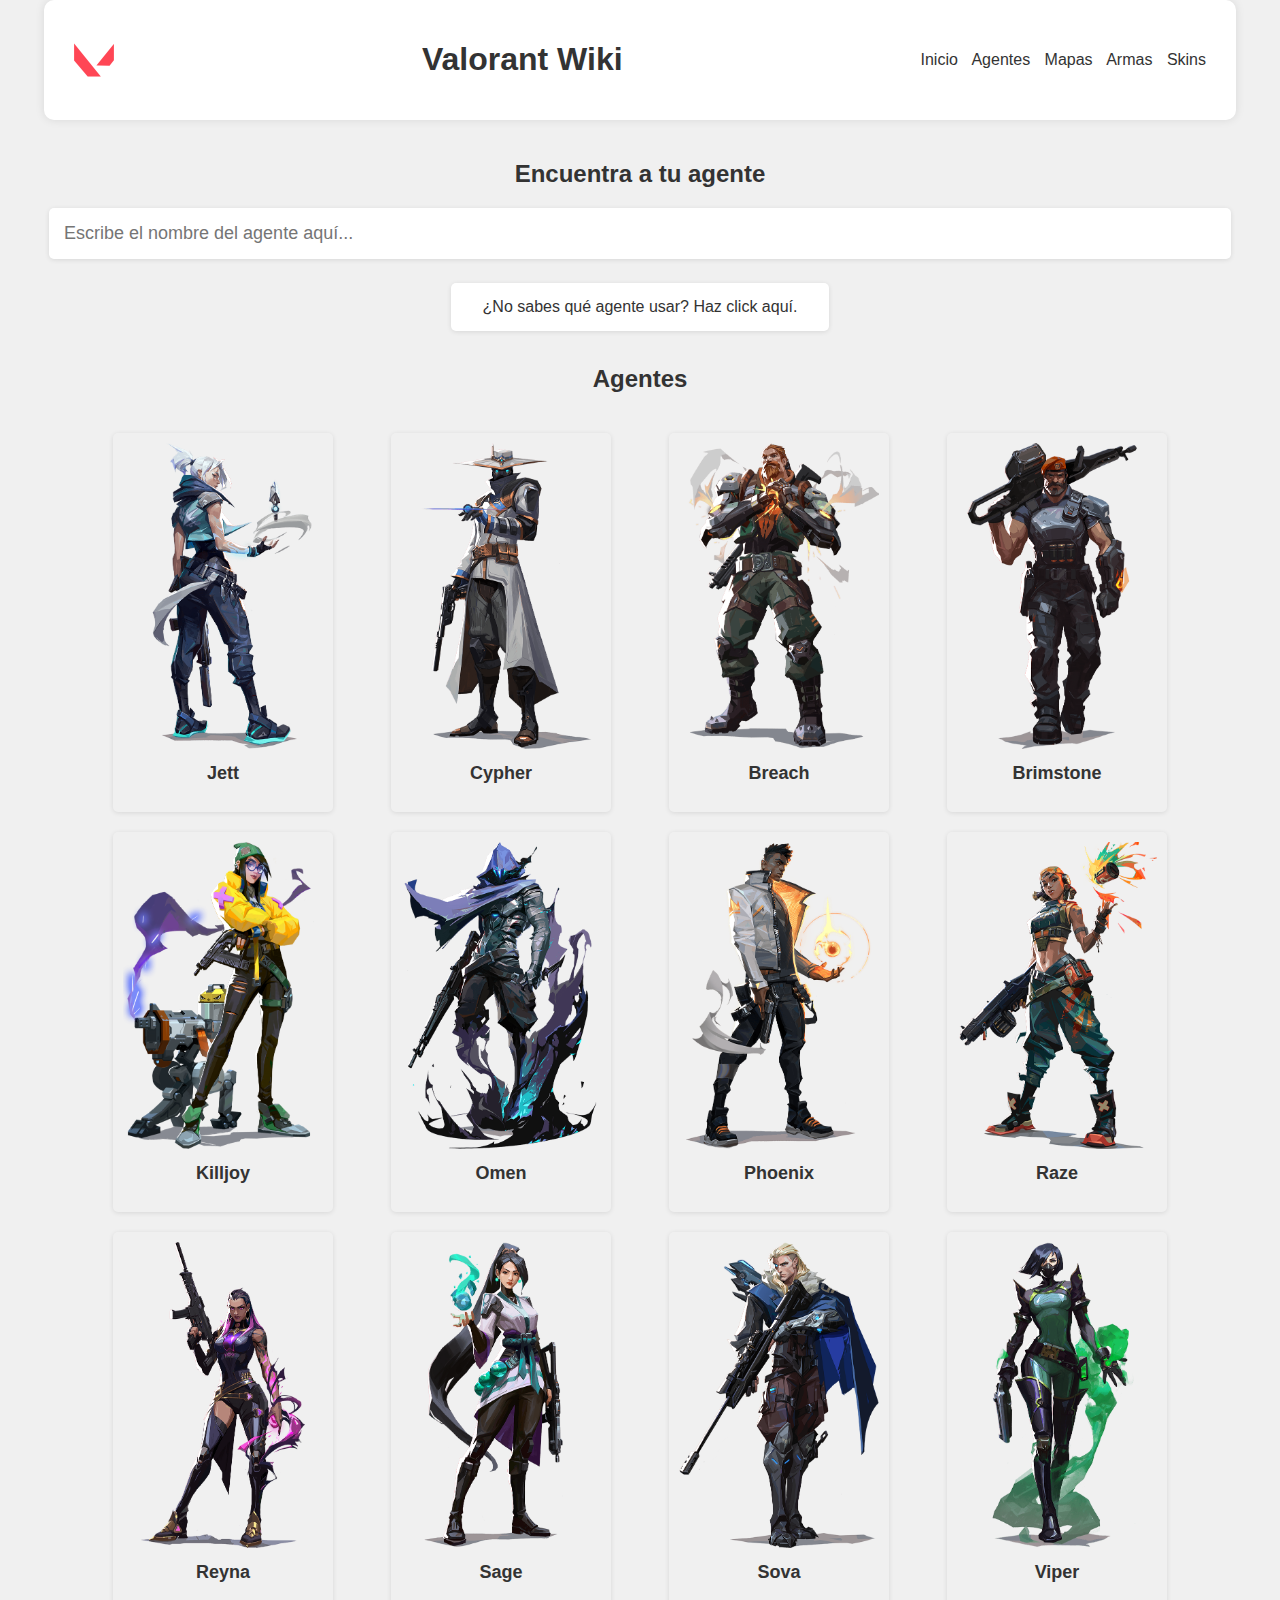
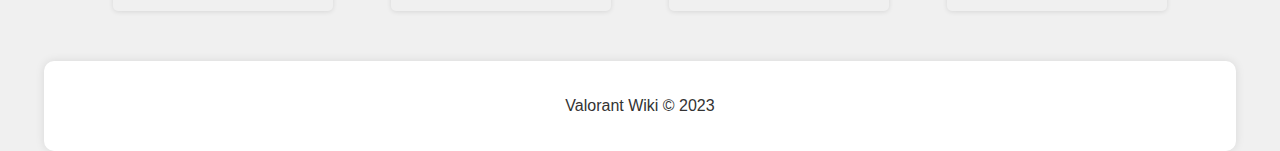
<file: agents.html>
<!DOCTYPE html>
<html lang="en">
<head>
    <meta charset="UTF-8">
    <meta name="viewport" content="width=device-width, initial-scale=1.0">
    <title>Valorant Wiki - Agentes</title>
    <link rel="icon" href="/images/valorant-logo.png" type="image/png">
    <link rel="stylesheet" href="css/styles.css">
</head>
<body>
    <header>
        <img src="/images/valorant-logo.png" alt="Logo Valorant" id="logo">
        <h1>Valorant Wiki</h1>
        <nav>
            <a href="index.html">Inicio</a>
            <a href="agents.html">Agentes</a>
            <a href="maps.html">Mapas</a>
            <a href="weapons.html">Armas</a>
            <a href="skins.html">Skins</a>
        </nav>
    </header>

    <main>
        <h2>Encuentra a tu agente</h2>
        <input type="text" id="search-input" placeholder="Escribe el nombre del agente aquí...">
        <button id="random-agent">¿No sabes qué agente usar? Haz click aquí.</button>
        <div id="random-agent-container"></div>
        <div id="agents-list">
            <h2>Agentes</h2>
            <div class="agents-container" id="agents-container"></div>
        </div>
    </main>

    <footer>
        <p>Valorant Wiki © 2023</p>
    </footer>

    <script src="/js/agents.js"></script>
</body>
</html>
</file>
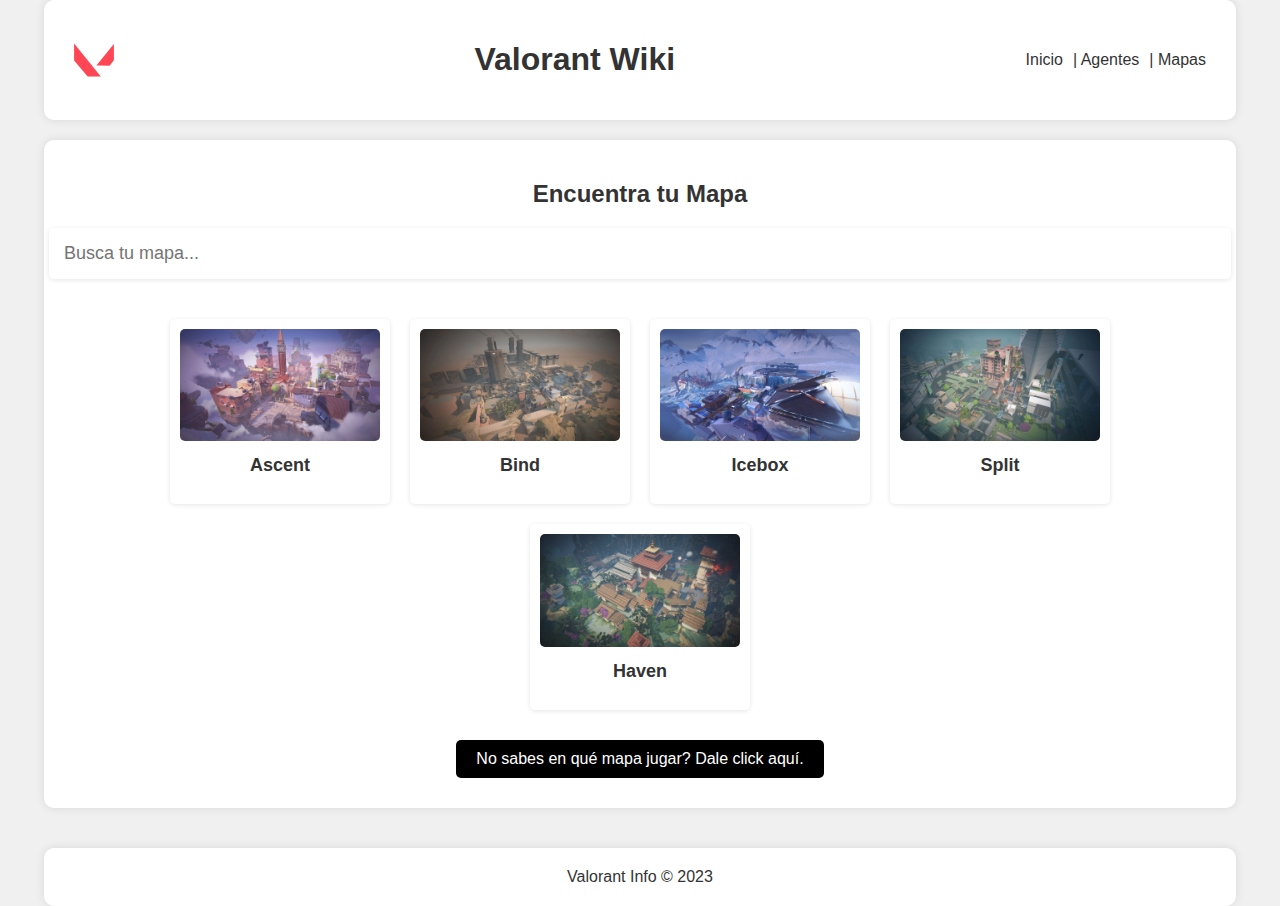
<file: maps.html>
<!DOCTYPE html>
<html lang="es">
<head>
    <meta charset="UTF-8">
    <meta name="viewport" content="width=device-width, initial-scale=1.0">
    <title>Mapas - Valorant Info</title>
    <link rel="stylesheet" href="./css/styles.css">
    <link rel="stylesheet" href="./css/maps.css">
</head>
<body>
    <header>
        <img id="logo" src="./images/valorant-logo.png" alt="Logo">
        <h1>Valorant Wiki</h1>
        <nav>
            <a href="index.html">Inicio</a>|
            <a href="agents.html">Agentes</a>|
            <a href="maps.html">Mapas</a>
        </nav>
    </header>
    <main>
        <section id="maps-section">
            <h2>Encuentra tu Mapa</h2>
            <input type="text" id="search-input" placeholder="Busca tu mapa...">
            <div id="maps-list"></div>
            <button id="random-map-button">No sabes en qué mapa jugar? Dale click aquí.</button>
            <div id="shuffling-maps"></div>
            <div id="selected-map"></div>

        </section>
    </main>
    <footer>
        Valorant Info &copy; 2023
    </footer>
    <script src="/js/maps.js"></script>
</body>
</html>
</file>
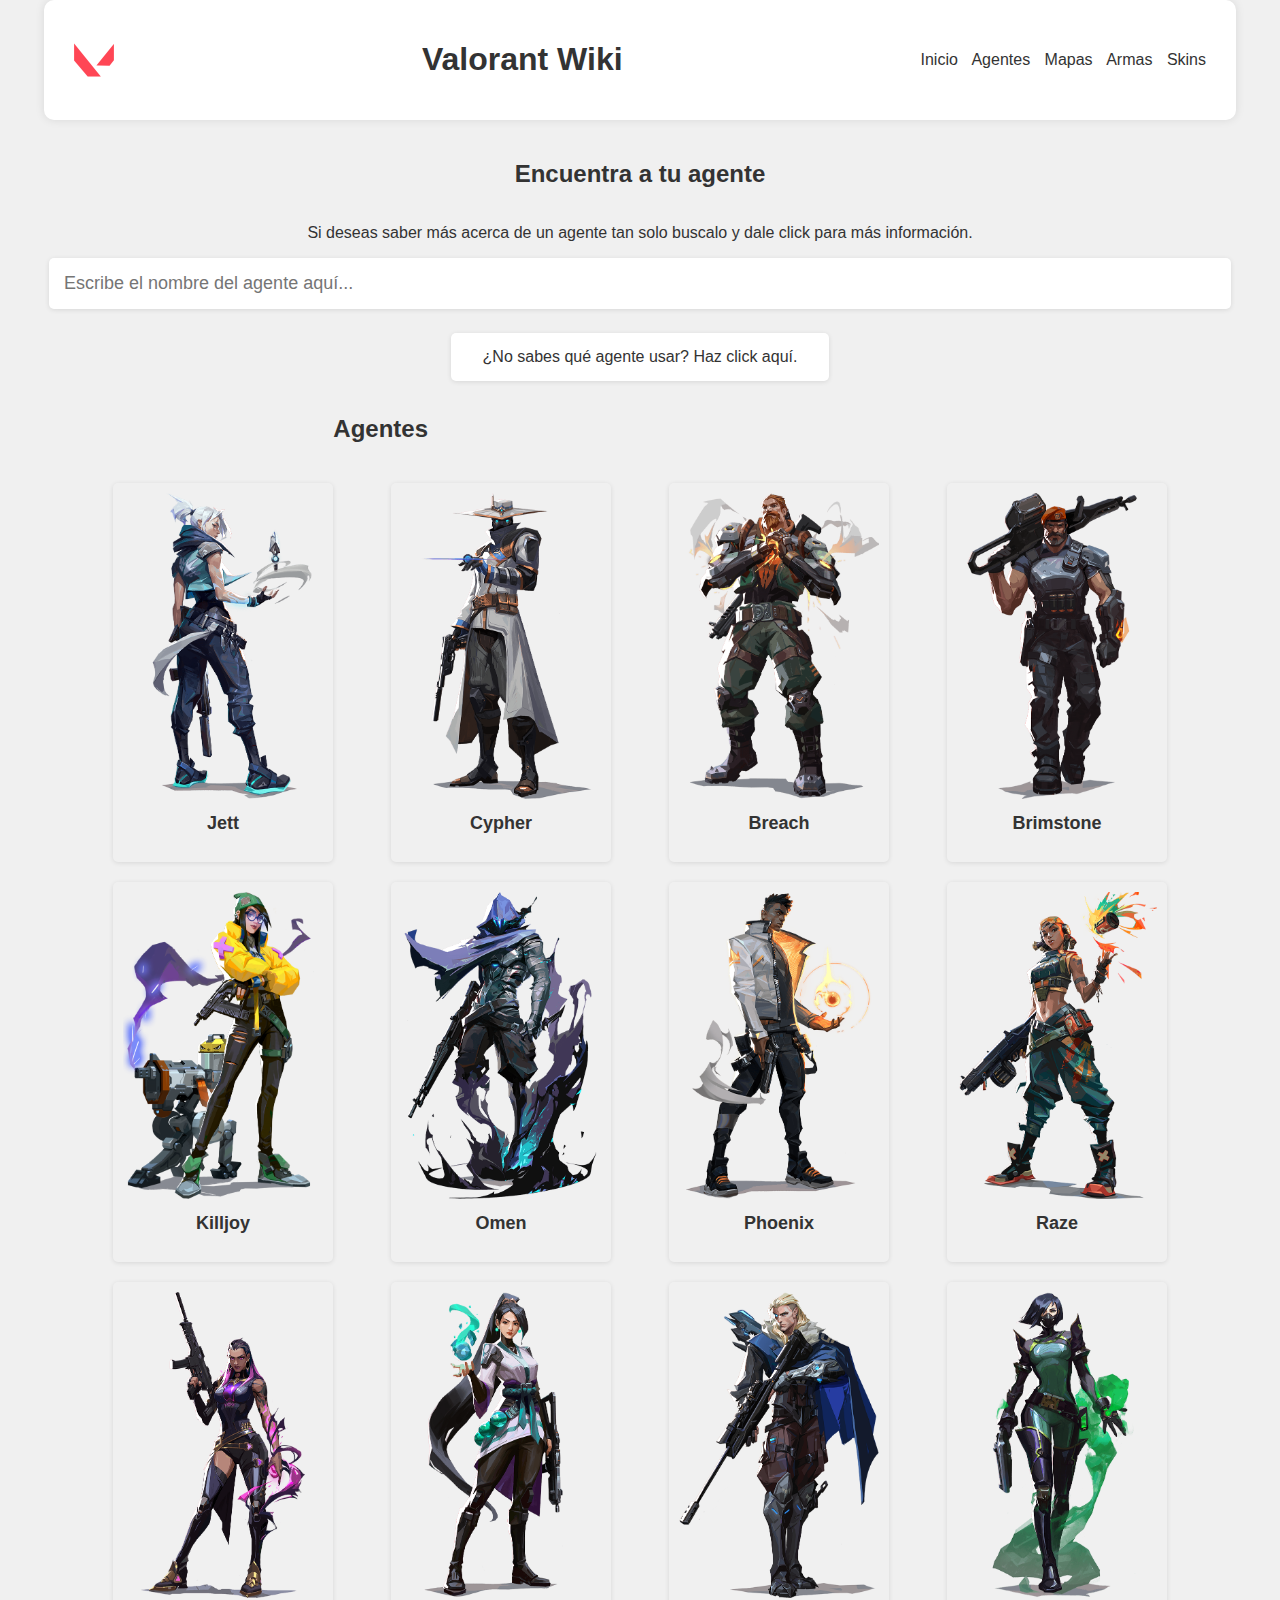
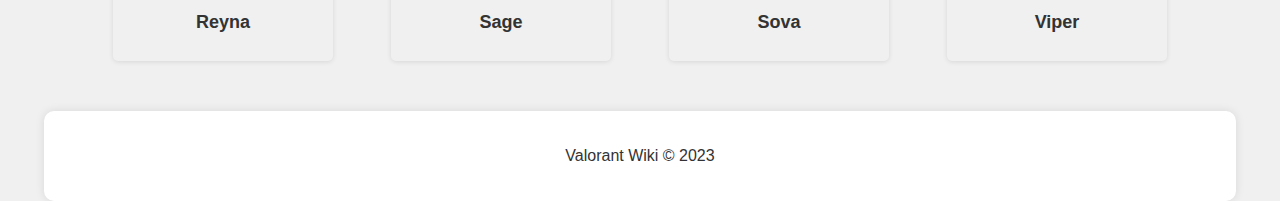
<file: html/agents.html>
<!DOCTYPE html>
<html lang="en">
<head>
    <meta charset="UTF-8">
    <meta name="viewport" content="width=device-width, initial-scale=1.0">
    <title>Valorant Wiki - Agentes</title>
    <link rel="icon" href="../images/valorant-logo.png" type="image/png">
    <link rel="stylesheet" href="../css/styles.css">
</head>
<body>
    <header>
        <img src="../images/valorant-logo.png" alt="Logo Valorant" id="logo">
        <h1>Valorant Wiki</h1>
        <nav>
            <a href="index.html">Inicio</a>
            <a href="agents.html">Agentes</a>
            <a href="maps.html">Mapas</a>
            <a href="weapons.html">Armas</a>
            <a href="skins.html">Skins</a>
        </nav>
    </header>

    <main>
        <h2>Encuentra a tu agente</h2>
        <p>Si deseas saber más acerca de un agente tan solo buscalo y dale click para más información.</p>
        <input type="text" id="search-input" placeholder="Escribe el nombre del agente aquí...">
        <button id="random-agent">¿No sabes qué agente usar? Haz click aquí.</button>
        <div id="random-agent-container"></div>
        <div id="agents-list">
            <h2>Agentes</h2>
            <p></p>
            <div class="agents-container" id="agents-container"></div>
        </div>
    </main>

    <footer>
        <p>Valorant Wiki © 2023</p>
    </footer>

    <script src="../js/agents.js"></script>
    
</body>
</html>
</file>
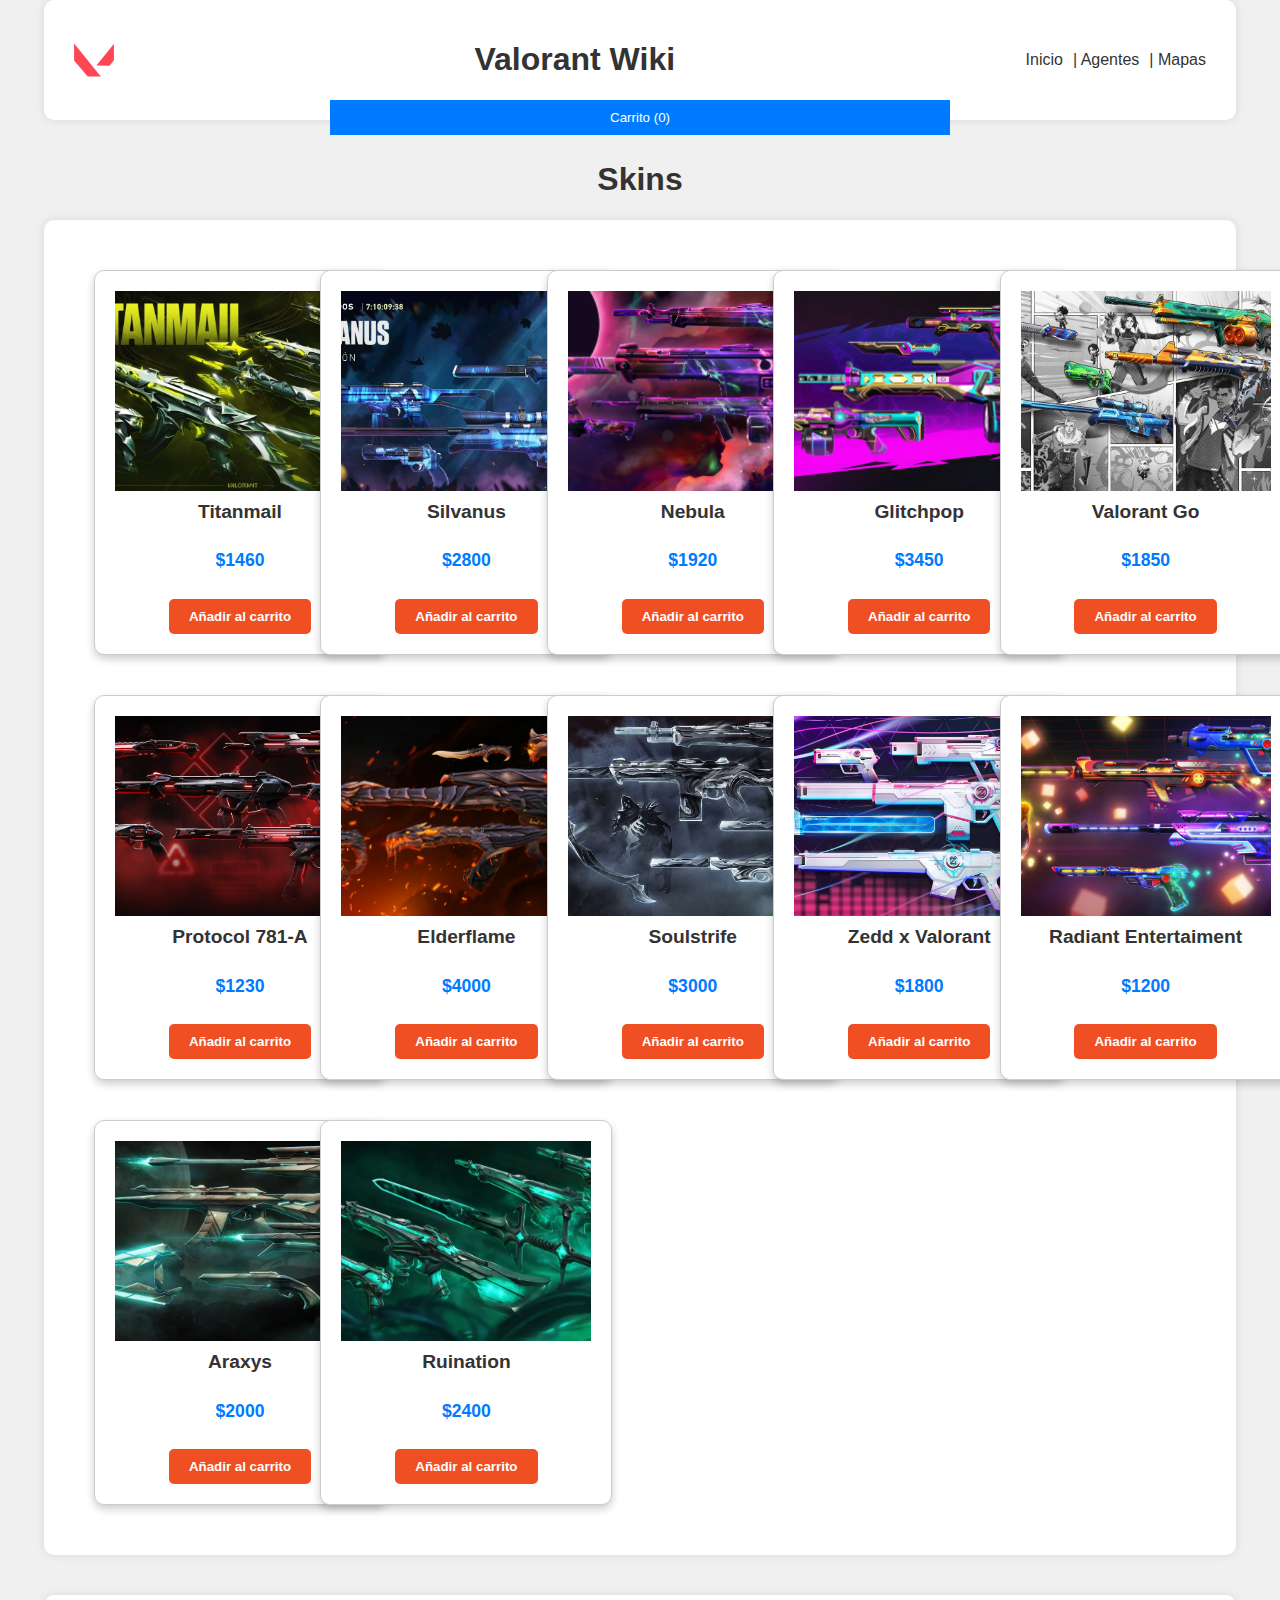
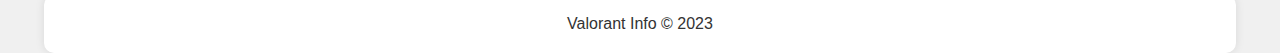
<file: html/skins.html>
<!DOCTYPE html>
<html lang="es">
<head>
    <meta charset="UTF-8">
    <meta name="viewport" content="width=device-width, initial-scale=1.0">
    <title>Skins - Valorant Info</title>
    <link rel="stylesheet" href="../css/styles.css">
    <link rel="stylesheet" href="../css/cart.css">
</head>
<body>
    <header>
        <img id="logo" src="../images/valorant-logo.png" alt="Logo">
        <h1>Valorant Wiki</h1>
        <nav>
            <a href="index.html">Inicio</a>|
            <a href="agents.html">Agentes</a>|
            <a href="maps.html">Mapas</a>
        </nav>
        <div id="cart-button-container">
            <button id="cart-button">Carrito (0)</button>
        </div>
    </header>
    <main>
        <h1 class="page-title">Skins</h1>
        <section id="skins-section">
            <div id="skins-container" class="card-container"></div>
        </section>
    </main>
    <div id="cart-modal">
        <div id="cart-modal-content">
            <h2>Tu Carrito</h2>
            <div id="cart-items"></div>
            <div id="cart-total">Total: $0</div>
            <button id="close-cart-button">Cerrar</button>
        </div>
    </div>
    <footer>
        Valorant Info &copy; 2023
    </footer>
    <script src="../js/skins.js"></script>
</body>
</html>
</file>
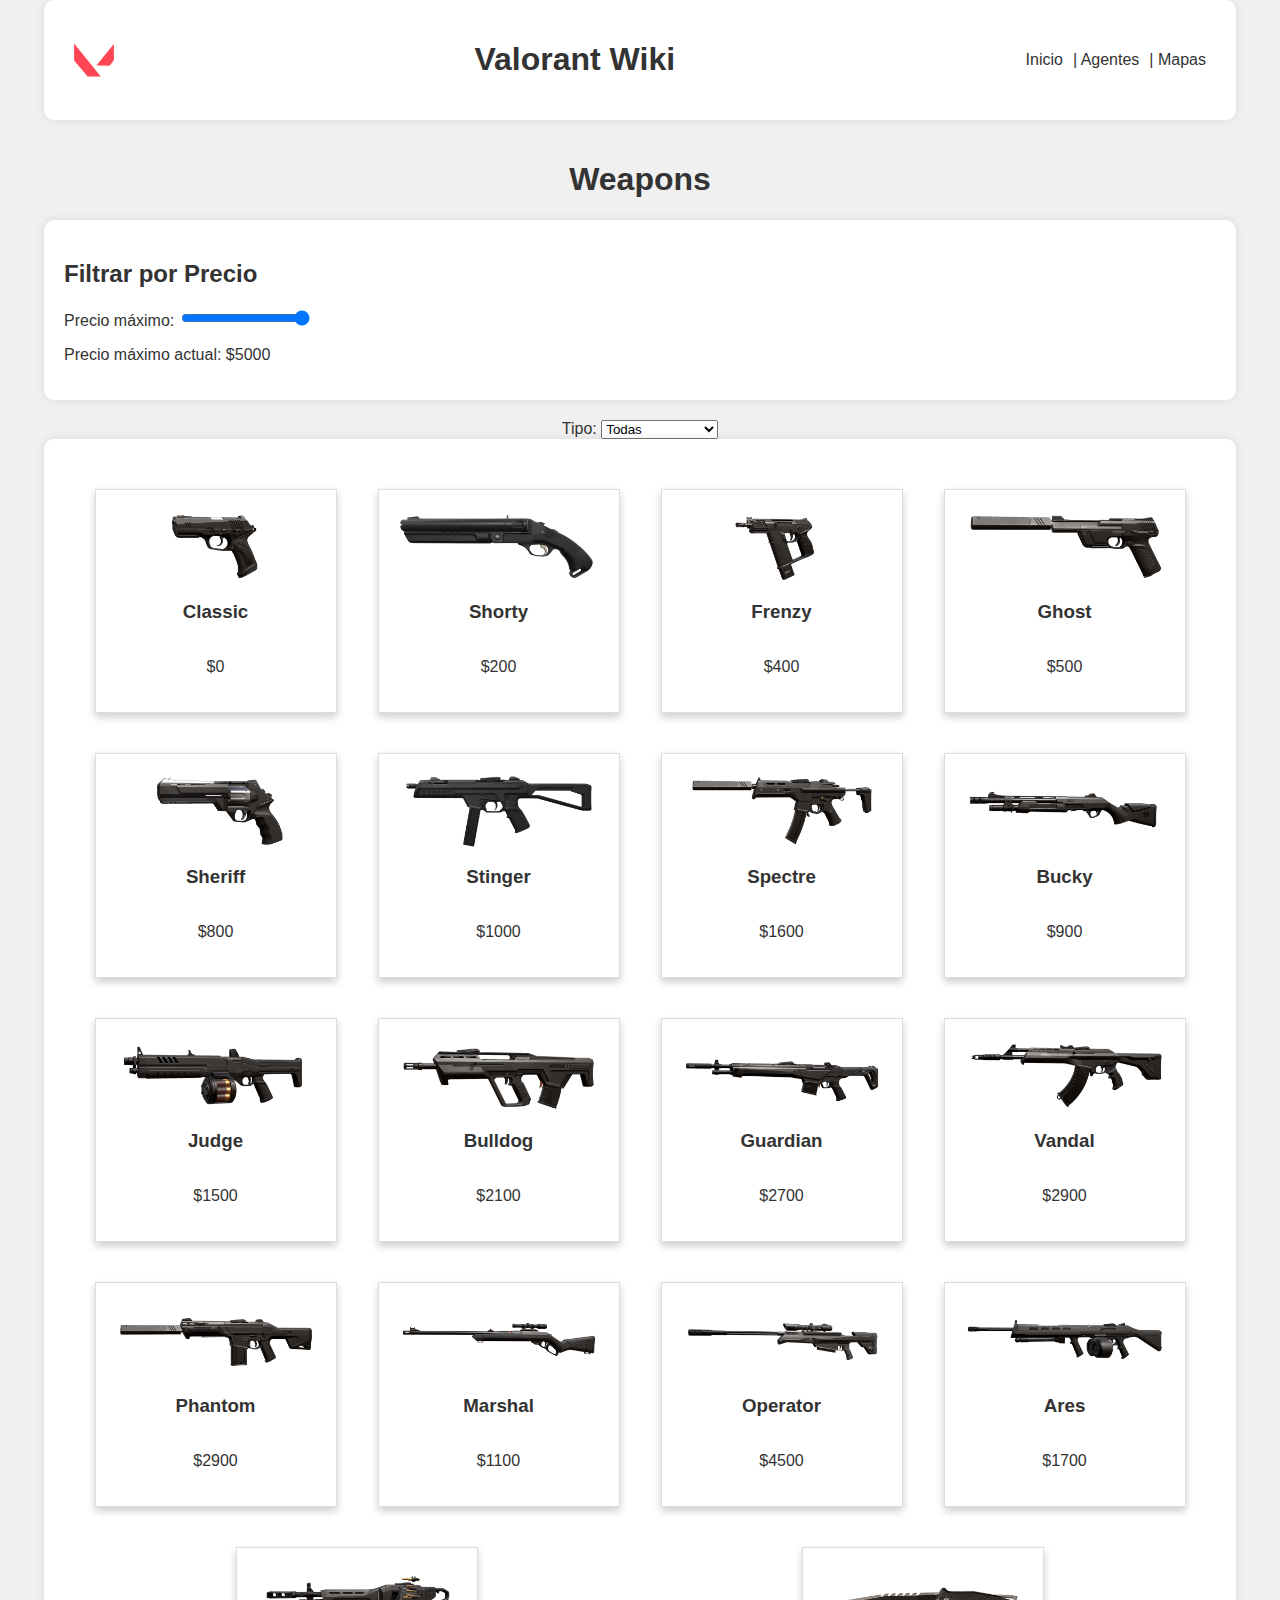
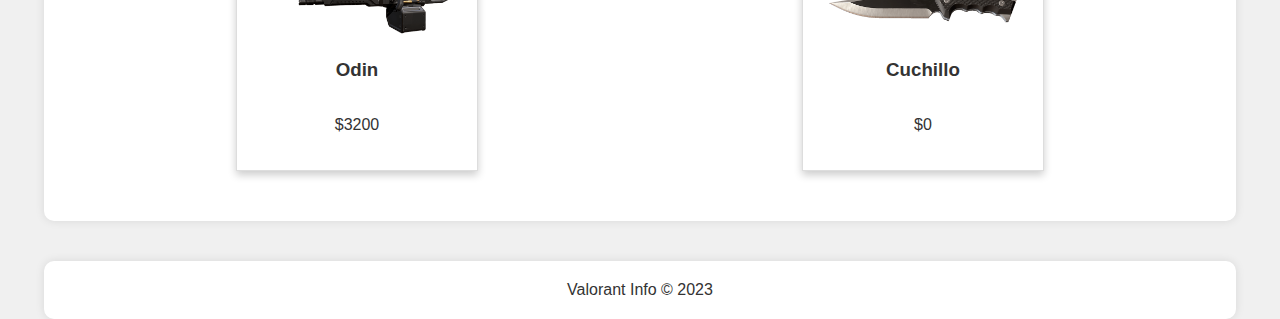
<file: html/weapons.html>
<!DOCTYPE html>
<html lang="es">
<head>
    <meta charset="UTF-8">
    <meta name="viewport" content="width=device-width, initial-scale=1.0">
    <title>Armas - Valorant Info</title>
    <link rel="stylesheet" href="../css/styles.css">
</head>
<body>
    <header>
        <img id="logo" src="../images/valorant-logo.png" alt="Logo">
        <h1>Valorant Wiki</h1>
        <nav>
            <a href="index.html">Inicio</a>|
            <a href="agents.html">Agentes</a>|
            <a href="maps.html">Mapas</a>
        </nav>
    </header>
    <main>
        <h1 class="page-title">Weapons</h1>

        <section id="price-filter-section">
            <h2>Filtrar por Precio</h2>
            <div class="filter-container">
                <label for="price-filter">Precio máximo:</label>
                <input type="range" id="price-filter" min="0" max="5000" step="100" value="5000">
                <p>Precio máximo actual: $<span id="price-display">5000</span></p>
            </div>
        </section>

        <div id="type-filter" class="filter-container">
            <label for="type-input">Tipo:</label>
            <select id="type-input">
                <option value="all">Todas</option>
                <option value="armas_de_mano">Armas de mano</option>
                <option value="Subfusiles">Subfusiles</option>
                <option value="Escopetas">Escopetas</option>
                <option value="Rifles">Rifles</option>
                <option value="Fusiles">Fusiles</option>
                <option value="armas_pesadas">Armas pesadas</option>
            </select>
        </div>
        
        
        <section id="weapons-section">
            <div id="weapons-container" class="card-container"></div>
        </section>


    </main>
    <footer>
        Valorant Info &copy; 2023
    </footer>
    <script src="../js/weapons.js"></script>
</body>
</html>
</file>
<file: css/styles.css>
body {
    font-family: Arial, sans-serif;
    margin: 0;
    padding: 0;
    box-sizing: border-box;
    display: flex;
    flex-direction: column;
    align-items: center;
    justify-content: flex-start;
    background-color: #f0f0f0;
    color: #333;
    min-height: 100vh;
}

header {
    background-color: #ffffff;
    display: flex;
    align-items: center;
    justify-content: space-between;
    padding: 20px;
    width: 90%;
    border-radius: 10px;
    margin-bottom: 20px;
    box-shadow: 0 0 10px rgba(0, 0, 0, 0.1);
}

header #logo {
    width: 60px;
    height: auto;
}

header h1 {
    color: #333;
    text-align: center;
    flex-grow: 2;
}

nav a {
    color: #333;
    text-decoration: none;
    margin-right: 10px;
    transition: color 0.3s;
}

nav a:hover {
    color: #007bff;
}

main {
    width: 90%;
    display: flex;
    flex-direction: column;
    align-items: center;
}

section {
    background-color: #ffffff;
    padding: 20px;
    border-radius: 10px;
    margin-bottom: 20px;
    width: 100%;
    box-shadow: 0 0 10px rgba(0, 0, 0, 0.1);
}

#inicio img {

    width: 400px;
    height: auto;
    border-radius: 10px;
}

#inicio {
    display: flex;
    flex-direction: column;
    align-items: center;
    justify-content: center;
    text-align: center;
}


.link-container {
    display: flex;
    justify-content: space-around;
    flex-wrap: wrap;
    margin-top: 20px;
}

.link-container a {
    text-decoration: none;
    text-align: center;
    margin: 10px;
    color: #333;
    transition: color 0.3s;
}

.link-container a:hover {
    color: #007bff;
}

.link-container img {
    width: 150px;
    height: auto;
}

footer {
    background-color: #ffffff;
    color: #333;
    text-align: center;
    padding: 20px;
    width: 90%;
    border-radius: 10px;
    margin-top: 20px;
    box-shadow: 0 0 10px rgba(0, 0, 0, 0.1);
}

#search-input {
    width: 100%;
    padding: 15px;
    border: none;
    border-radius: 5px;
    box-shadow: 0px 1px 5px rgba(0, 0, 0, 0.1);
    font-size: 18px;
    margin-bottom: 20px;
    outline: none;
    transition: box-shadow 0.3s ease;
}

#search-input:focus {
    box-shadow: 0px 1px 10px rgba(0, 0, 0, 0.1);
}



.link-container {
    display: flex;
    flex-wrap: wrap;
    justify-content: space-around;
    padding: 10px;
}


.link-container .agent-card {
    width: 200px;
    margin: 10px;
    padding: 10px;
    border-radius: 5px;
    box-shadow: 0px 1px 5px rgba(0, 0, 0, 0.1);
    transition: box-shadow 0.3s ease;
}

.link-container .agent-card:hover {
    box-shadow: 0px 1px 10px rgba(0, 0, 0, 0.1);
}

.link-container .agent-card img {
    width: 100%;
    height: auto;
    border-radius: 5px;
}

.link-container .agent-card h3 {
    text-align: center;
    font-size: 18px;
    margin-top: 10px;
}

#agents-list {
    display: flex;
    flex-wrap: wrap;
    justify-content: space-around;
    padding: 10px;
}

.agents-container {
    display: flex;
    flex-wrap: wrap;
    justify-content: space-around;
    padding: 10px;
}

.agent-card {
    width: 200px;
    margin: 10px;
    padding: 10px;
    border-radius: 5px;
    box-shadow: 0px 1px 5px rgba(0, 0, 0, 0.1);
    transition: box-shadow 0.3s ease;
    text-align: center;
    text-decoration: none;
    color: inherit;
}

.agent-card img {
    width: 100%;
    height: auto;
    border-radius: 5px;
}

.agent-card h3 {
    text-align: center;
    font-size: 18px;
    margin-top: 10px;
}

.agent-card a {
    color: inherit;
    text-decoration: none;
}
    

#random-agent-container img {
    width: 150px;
    height: auto;
}

#random-agent-container h2 {
    text-align: center;
}

#random-agent {
    background-color: #ffffff;
    border: none;
    color: #333;
    padding: 15px 32px;
    text-align: center;
    text-decoration: none;
    display: inline-block;
    font-size: 16px;
    margin: 4px 2px;
    cursor: pointer;
    border-radius: 5px;
    box-shadow: 0px 1px 5px rgba(0, 0, 0, 0.1);
    transition: box-shadow 0.3s ease, transform 0.3s ease;
}

#random-agent:hover {
    box-shadow: 0px 1px 10px rgba(0, 0, 0, 0.1);
    transform: scale(1.05);
}

.weapon-card {
    display: flex;
    flex-direction: column;
    justify-content: center;
    align-items: center;
    border: 1px solid #ddd;
    margin: 10px;
    padding: 20px;
    width: 200px;
    box-shadow: 0 4px 8px 0 rgba(0,0,0,0.2);
    transition: 0.3s;
}

.weapon-card img {
    width: 100%;
}

.weapon-card:hover {
    box-shadow: 0 8px 16px 0 rgba(0,0,0,0.2);
}

#weapons-container {
    display: flex;
    flex-wrap: wrap;
    justify-content: space-around;
}

.card-container {
    display: grid;
    grid-template-columns: repeat(auto-fill, minmax(200px, 1fr));
    gap: 20px;
    padding: 20px;
}

.skin-card {
    background-color: #fff;
    border: 1px solid #ccc;
    box-shadow: 2px 2px 6px 0px  rgba(0,0,0,0.20);
    border-radius: 10px;
    padding: 10px;
}

.skin-card img {
    max-width: 100%;
    height: auto;
    display: block;
    margin: auto;
}

.skin-card h3 {
    text-align: center;
    font-size: 1.2em;
    margin: 10px 0;
}

.skin-card p {
    text-align: center;
    color: #007BFF;
    font-weight: bold;
    font-size: 1.1em;
}

.item-name {
    display: inline-block;
    width: 60%;
}

.item-price, .remove-btn {
    display: inline-block;
    width: 15%;
}

.remove-btn {
    cursor: pointer;
    background: red;
    color: white;
    border: none;
    padding: 5px;
    border-radius: 3px;
}
</file>
<file: css/maps.css>
#maps-section {
    display: flex;
    flex-direction: column;
    align-items: center;
}

.map-card {
    width: 200px;
    margin: 10px;
    padding: 10px;
    border-radius: 5px;
    box-shadow: 0px 1px 5px rgba(0, 0, 0, 0.1);
    transition: box-shadow 0.3s ease;
}

.map-card:hover {
    box-shadow: 0px 1px 10px rgba(0, 0, 0, 0.1);
}

.map-card img {
    width: 100%;
    height: auto;
    border-radius: 5px;
}

.map-card h3 {
    text-align: center;
    font-size: 18px;
    margin-top: 10px;
}

#maps-list {
    display: flex;
    flex-wrap: wrap;
    justify-content: center;
    padding: 10px;
}

#random-map-button {
    background-color: black;
    color: white;
    border: none;
    padding: 10px 20px;
    text-align: center;
    text-decoration: none;
    display: inline-block;
    font-size: 16px;
    margin: 10px 2px;
    cursor: pointer;
    border-radius: 5px;
    transition: background-color 0.3s;
}

#random-map-button:hover {
    background-color: gray;
}


#shuffling-maps {
    display: flex;
    justify-content: center;
    flex-wrap: wrap;
}

#shuffling-maps img {
    width: 100px;
    height: auto;
    margin: 10px;
}

#selected-map {
    display: flex;
    justify-content: center;
}

#selected-map img {
    width: 300px;
    height: auto;
    margin: 10px;
}

#random-map-container {
    display: flex;
    flex-direction: column;
    align-items: center;
    justify-content: center;
}
</file>
<file: css/cart.css>
.skin-card {
    width: 250px;
    margin: 10px;
    border: 1px solid #ccc;
    border-radius: 10px;
    overflow: hidden;
    display: flex;
    flex-direction: column;
    align-items: center;
    padding: 20px;
    box-shadow: 0 4px 8px 0 rgba(0,0,0,0.2);
}

.skin-card img {
    width: 100%;
    height: 200px;
    object-fit: cover;
}

.skin-card button {
    margin-top: 10px;
    padding: 10px 20px;
    border: none;
    background-color: #f04f24;
    color: #fff;
    font-weight: bold;
    cursor: pointer;
    border-radius: 5px;
}

.skin-card button:hover {
    background-color: #c13c1a;
}

#cart-button {
    padding: 10px 20px;
    border: none;
    background-color: #007bff;
    color: white;
    cursor: pointer;
    transition: background-color 0.3s;
    position: fixed;
    top: 20px;
    right: 20px;
    z-index: 100;
}

#cart-button:hover {
    background-color: #0056b3;
}

#cart-modal {
    display: none;
    position: fixed;
    z-index: 1000;
    left: 0;
    top: 0;
    width: 100%;
    height: 100%;
    overflow: auto;
    background-color: rgba(0,0,0,0.4);
}

#cart-content {
    background-color: #fefefe;
    margin: 15% auto;
    padding: 20px;
    border: 1px solid #888;
    width: 80%;
}

#cart-items {
    list-style: none;
    padding: 0;
}

#cart-items li {
    display: flex;
    justify-content: space-between;
    margin-bottom: 10px;
}

.item-name {
    font-weight: bold;
}

.item-price {
    color: #007bff;
}

#cart-total {
    font-size: 20px;
    font-weight: bold;
    margin-top: 20px;
}

button {
    padding: 5px 10px;
    border: none;
    background-color: #dc3545;
    color: white;
    cursor: pointer;
    transition: background-color 0.3s;
}

button:hover {
    background-color: #c82333;
}

#close-cart-button {
    color: #383838;
    float: right;
    font-size: 28px;
    font-weight: bold;
}


#close-cart-button:hover,
#close-cart-button:focus {
    color: #000;
    text-decoration: none;
    cursor: pointer;
}

#cart-button {
    padding: 10px 20px;
    border: none;
    background-color: #007bff;
    color: white;
    cursor: pointer;
    transition: background-color 0.3s;
    position: absolute;
    top: 100px;
    left: 50%;
    transform: translateX(-50%);
    z-index: 100;
}

#cart-button:hover {
    background-color: #0056b3;
}

#cart-display {
    background-color: #fefefe;
    margin: 15% auto;
    padding: 20px;
    border: 1px solid #888;
    width: 80%;
    box-shadow: 0 4px 8px 0 rgba(0,0,0,0.2), 0 6px 20px 0 rgba(0,0,0,0.19);
}
</file>
